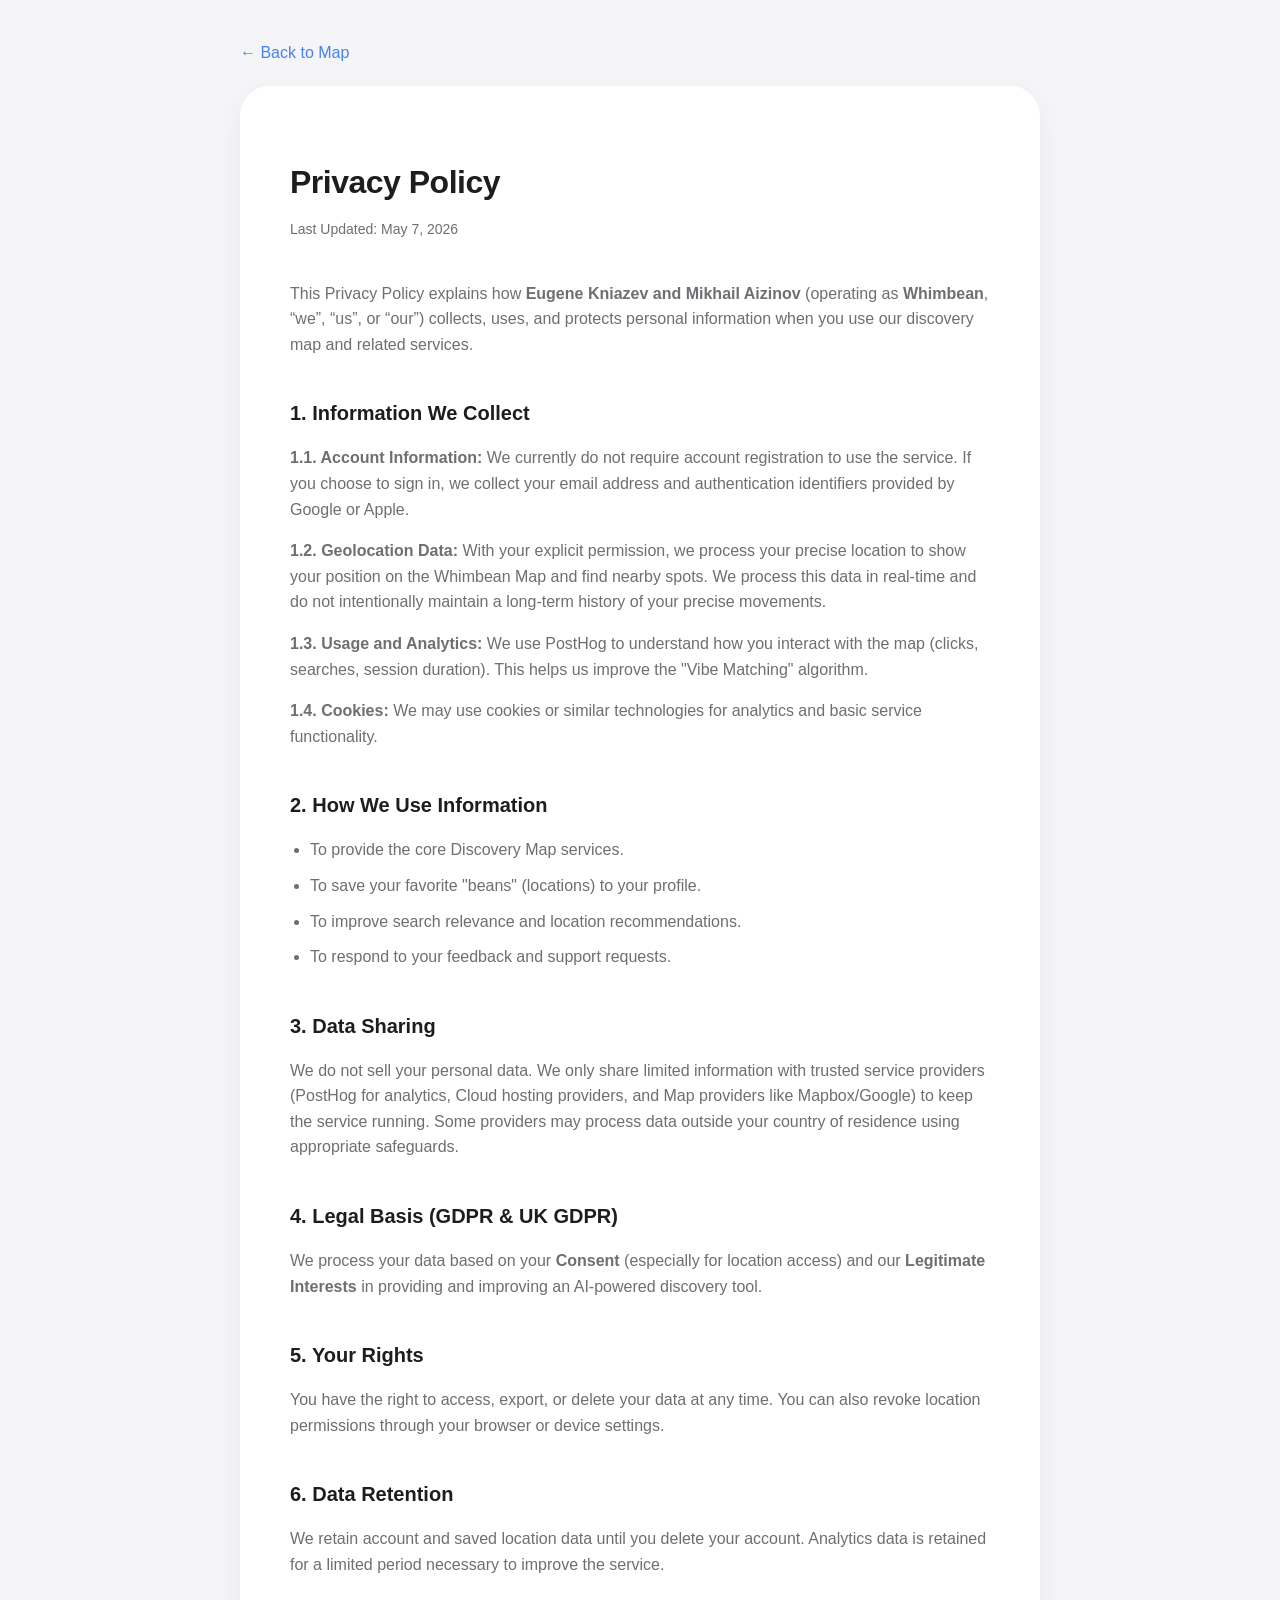
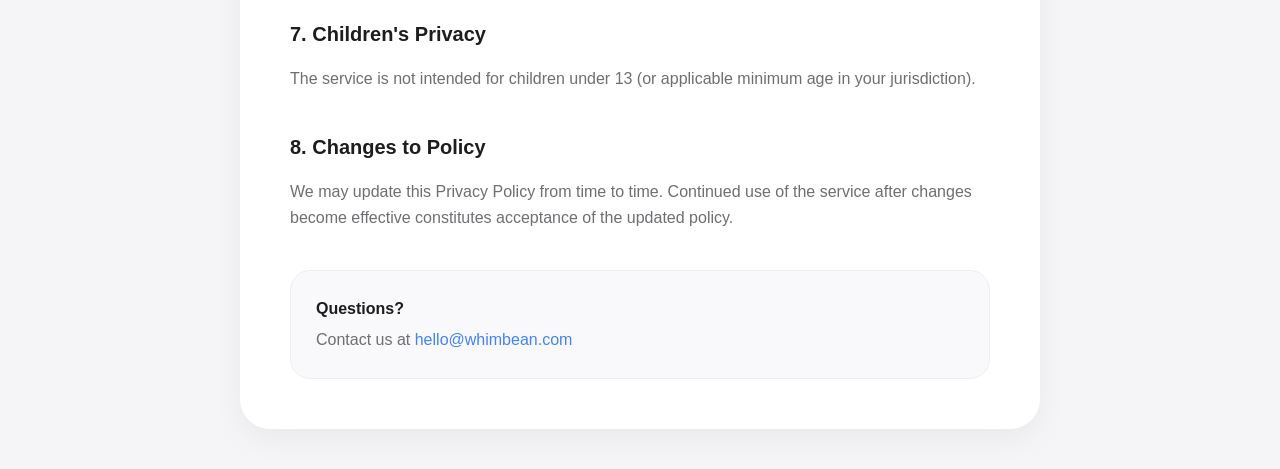
<file: privacy.html>
<!DOCTYPE html>
<html lang="en">

<head>
    <meta charset="UTF-8">
    <meta name="viewport" content="width=device-width, initial-scale=1.0">
    <title>Privacy Policy | Whimbean</title>
    <style>
        :root {
            --primary-blue: #4483f1;
            /* Твой синий цвет кнопки */
            --bg-color: #f5f5f7;
            --card-bg: #ffffff;
            --text-main: #1d1d1f;
            --text-secondary: #6e6e73;
            --border-radius: 30px;
        }

        body {
            font-family: -apple-system, BlinkMacSystemFont, "Segoe UI", Roboto, Helvetica, Arial, sans-serif;
            background-color: var(--bg-color);
            color: var(--text-main);
            line-height: 1.6;
            margin: 0;
            padding: 40px 20px;
            display: flex;
            justify-content: center;
        }

        .container {
            max-width: 800px;
            width: 100%;
        }

        .policy-card {
            background: var(--card-bg);
            padding: 50px;
            border-radius: var(--border-radius);
            box-shadow: 0 10px 30px rgba(0, 0, 0, 0.05);
        }

        h1 {
            font-size: 32px;
            font-weight: 700;
            margin-bottom: 10px;
            letter-spacing: -0.5px;
        }

        h2 {
            font-size: 20px;
            font-weight: 600;
            margin-top: 40px;
            margin-bottom: 15px;
            color: var(--text-main);
        }

        .last-updated {
            color: var(--text-secondary);
            font-size: 14px;
            margin-bottom: 40px;
        }

        p,
        li {
            color: var(--text-secondary);
            font-size: 16px;
        }

        ul {
            padding-left: 20px;
        }

        li {
            margin-bottom: 10px;
        }

        .back-link {
            display: inline-block;
            margin-bottom: 20px;
            color: var(--primary-blue);
            text-decoration: none;
            font-weight: 500;
            transition: opacity 0.2s;
        }

        .back-link:hover {
            opacity: 0.7;
        }

        .contact-box {
            background: #f9f9fb;
            padding: 25px;
            border-radius: 20px;
            margin-top: 40px;
            border: 1px solid #eee;
        }

        .contact-box strong {
            display: block;
            margin-bottom: 5px;
        }

        @media (max-width: 600px) {
            .policy-card {
                padding: 30px 20px;
                border-radius: 24px;
            }

            h1 {
                font-size: 26px;
            }
        }
    </style>
</head>

<body>

    <div class="container">
        <a href="/" class="back-link">← Back to Map</a>

        <div class="policy-card">
            <h1>Privacy Policy</h1>
            <div class="last-updated">Last Updated: May 7, 2026</div>

            <p>This Privacy Policy explains how <strong>Eugene Kniazev and Mikhail Aizinov</strong> (operating as
                <strong>Whimbean</strong>, “we”, “us”, or “our”) collects, uses, and protects personal information when
                you use our discovery map and related services.</p>

            <h2>1. Information We Collect</h2>
            <p><strong>1.1. Account Information:</strong> We currently do not require account registration to use the service. If you choose to sign in, we collect your email address and
                authentication identifiers provided by Google or Apple.</p>
            <p><strong>1.2. Geolocation Data:</strong> With your explicit permission, we process your precise location
                to show your position on the Whimbean Map and find nearby spots. We process this data in real-time and
                do not intentionally maintain a long-term history of your precise movements.</p>
            <p><strong>1.3. Usage and Analytics:</strong> We use PostHog to understand how you interact with the map
                (clicks, searches, session duration). This helps us improve the "Vibe Matching" algorithm.</p>
            <p><strong>1.4. Cookies:</strong> We may use cookies or similar technologies for analytics and basic service functionality.</p>

            <h2>2. How We Use Information</h2>
            <ul>
                <li>To provide the core Discovery Map services.</li>
                <li>To save your favorite "beans" (locations) to your profile.</li>
                <li>To improve search relevance and location recommendations.</li>
                <li>To respond to your feedback and support requests.</li>
            </ul>

            <h2>3. Data Sharing</h2>
            <p>We do not sell your personal data. We only share limited information with trusted service providers
                (PostHog for analytics, Cloud hosting providers, and Map providers like Mapbox/Google) to keep the
                service running. Some providers may process data outside your country of residence using appropriate safeguards.</p>

            <h2>4. Legal Basis (GDPR & UK GDPR)</h2>
            <p>We process your data based on your <strong>Consent</strong> (especially for location access) and our
                <strong>Legitimate Interests</strong> in providing and improving an AI-powered discovery tool.</p>

            <h2>5. Your Rights</h2>
            <p>You have the right to access, export, or delete your data at any time. You can also revoke location
                permissions through your browser or device settings.</p>

            <h2>6. Data Retention</h2>
            <p>We retain account and saved location data until you delete your account. Analytics data is retained for a limited period necessary to improve the service.</p>

            <h2>7. Children's Privacy</h2>
            <p>The service is not intended for children under 13 (or applicable minimum age in your jurisdiction).</p>

            <h2>8. Changes to Policy</h2>
            <p>We may update this Privacy Policy from time to time. Continued use of the service after changes become effective constitutes acceptance of the updated policy.</p>

            <div class="contact-box">
                <strong>Questions?</strong>
                <p style="margin:0">Contact us at <a href="mailto:hello@whimbean.com"
                        style="color: var(--primary-blue); text-decoration: none;">hello@whimbean.com</a></p>
            </div>
        </div>
    </div>

</body>

</html>
</file>
